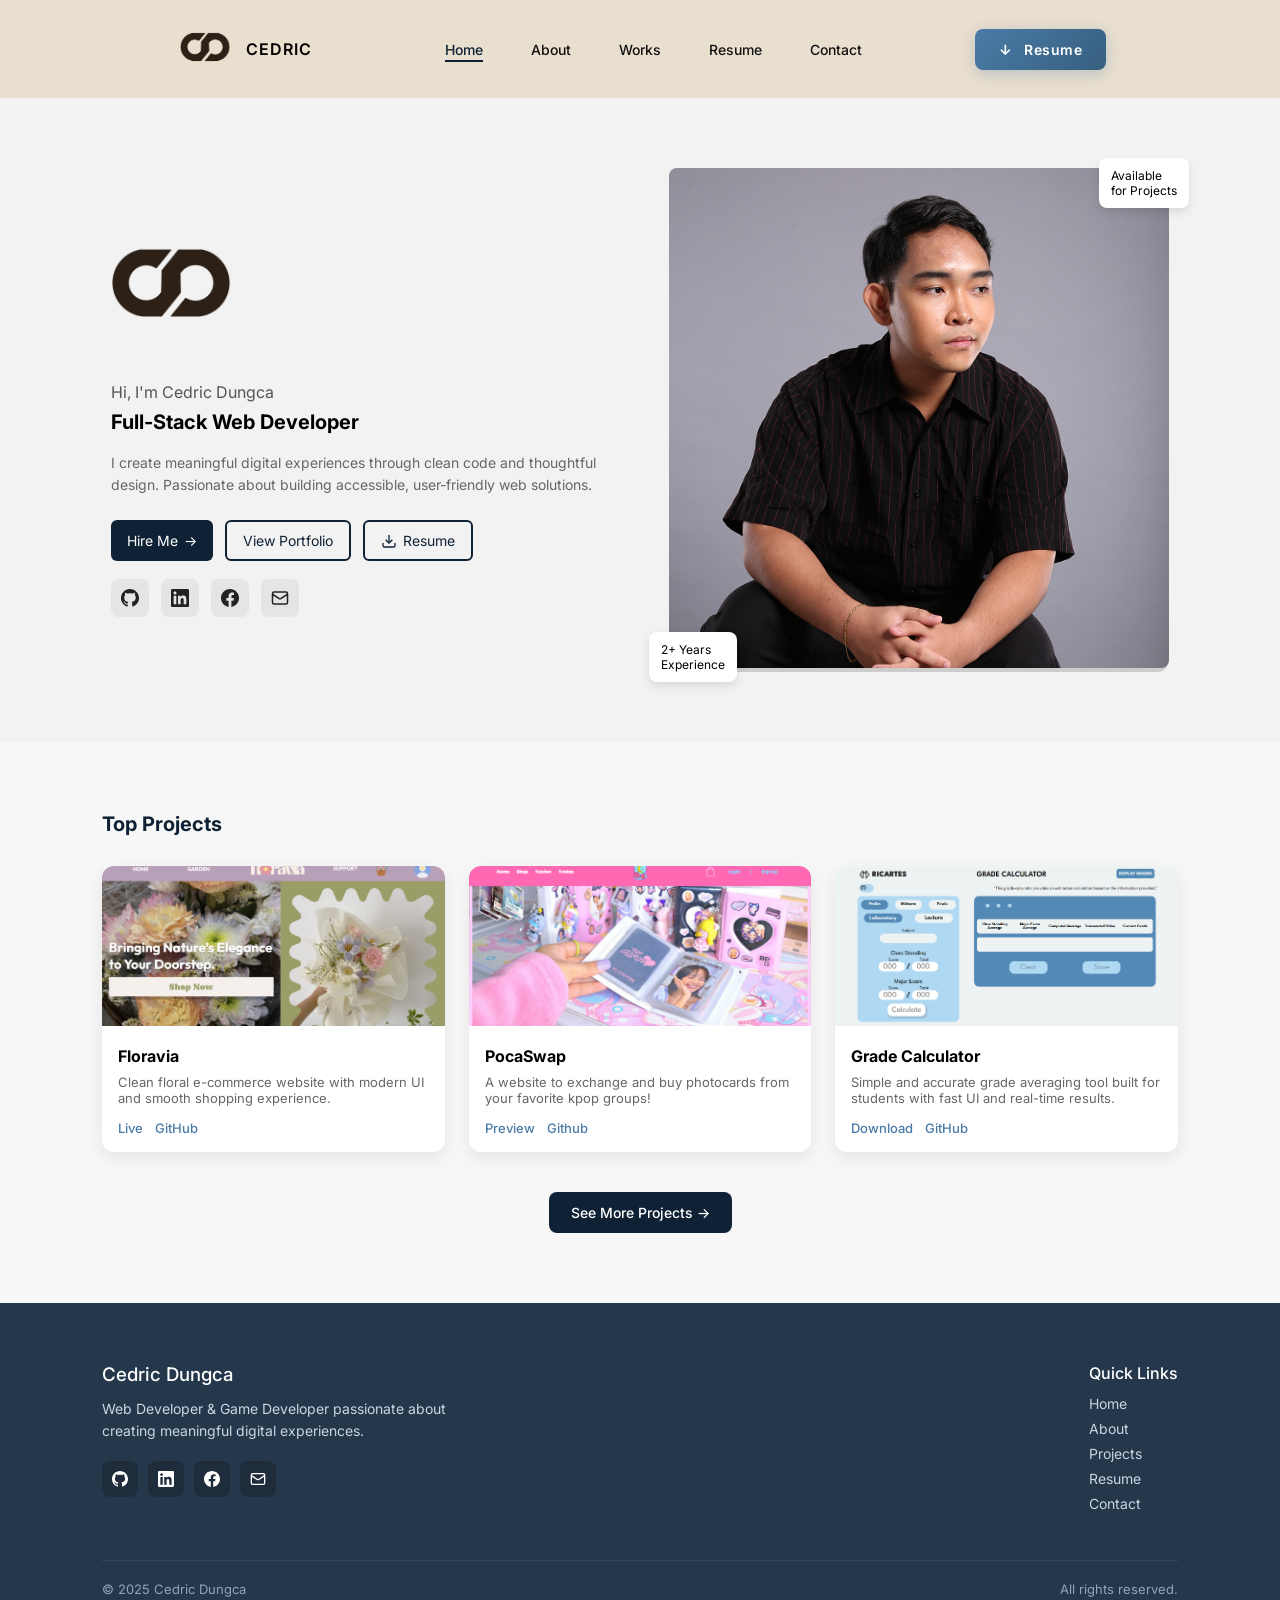
<file: index.html>
<!DOCTYPE html>
<html lang="en">
<head>
<meta charset="UTF-8">
<meta name="viewport" content="width=device-width, initial-scale=1.0">
<title>Cedric | Portfolio</title>
<link rel="icon" href="images/logo.png" type="image/png">
<link rel="stylesheet" href="css/home.css">

<!-- Fonts -->
<link href="https://fonts.googleapis.com/css2?family=Inter:wght@300;400;500;600&display=swap" rel="stylesheet">
</head>
<body>

<!-- NAVBAR -->
<header class="navbar">
<div class="logo">
    <a href="index.html">
    <span class="symbol"><img src="images/logo.png" alt="Cedric Logo" height="50" width="50"></span>
    <span class="name">CEDRIC</span>
    </a>
</div>

<nav class="nav-links" id="navLinks">
    <a href="index.html">Home</a>
    <a href="about.html">About</a>
    <a href="projects.html">Works</a>
    <a href="resume.html">Resume</a>
    <a href="contact.html">Contact</a>
    <a href="resources/Resume - Dungca.pdf" download class="mobile-resume">
        ↓ Download Resume
    </a>
</nav>

<a href="resources/Resume - Dungca.pdf" download class="download-resume">Resume</a>

<!-- Hamburger -->
<div class="hamburger" id="hamburger">
    <span></span>
    <span></span>
    <span></span>
</div>
</header>

<!-- HERO -->
<section class="hero">

<!-- LEFT -->
<div class="hero-left">
    <div class="big-logo"><img src="images/logo.png" alt="Cedric Logo" width="120" height="120"></div>

    <p class="greeting">Hi, I'm Cedric Dungca</p>
    <h2>Full-Stack Web Developer </h2>

    <p class="desc">
    I create meaningful digital experiences through clean code and
    thoughtful design. Passionate about building accessible,
    user-friendly web solutions.
    </p>

    <div class="buttons">
    <button class="primary"><a href="contact.html">Hire Me <span class="arrow">→</span></a></button>
    <button class="secondary"><a href="projects.html">View Portfolio</a></button>
    <button class="secondary" id="resumeBtn">
        <svg width="16" height="16" viewBox="0 0 24 24" fill="none" stroke="currentColor" stroke-width="2" style="display: inline; margin-right: 6px; vertical-align: middle;">
            <path d="M21 15v4a2 2 0 0 1-2 2H5a2 2 0 0 1-2-2v-4"/>
            <polyline points="7 10 12 15 17 10"/>
            <line x1="12" y1="15" x2="12" y2="3"/>
        </svg>
        Resume
    </button>
    </div>

    <div class="socials">
    <a href="https://github.com/Ricartes18" target="_blank">
        <svg width="20" height="20" viewBox="0 0 24 24" fill="currentColor">
            <path d="M12 0c-6.626 0-12 5.373-12 12 0 5.302 3.438 9.8 8.207 11.387.599.111.793-.261.793-.577v-2.234c-3.338.726-4.033-1.416-4.033-1.416-.546-1.387-1.333-1.756-1.333-1.756-1.089-.745.083-.729.083-.729 1.205.084 1.839 1.237 1.839 1.237 1.07 1.834 2.807 1.304 3.492.997.107-.775.418-1.305.762-1.604-2.665-.305-5.467-1.334-5.467-5.931 0-1.311.469-2.381 1.236-3.221-.124-.303-.535-1.524.117-3.176 0 0 1.008-.322 3.301 1.23.957-.266 1.983-.399 3.003-.404 1.02.005 2.047.138 3.006.404 2.291-1.552 3.297-1.23 3.297-1.23.653 1.653.242 2.874.118 3.176.77.84 1.235 1.911 1.235 3.221 0 4.609-2.807 5.624-5.479 5.921.43.372.823 1.102.823 2.222v 3.293c0 .319.192.694.801.576 4.765-1.589 8.199-6.086 8.199-11.386 0-6.627-5.373-12-12-12z"/>
        </svg>
    </a>
    <a href="https://linkedin.com/in/Cedric-luis" target="_blank">
        <svg width="20" height="20" viewBox="0 0 24 24" fill="currentColor">
            <path d="M20.447 20.452h-3.554v-5.569c0-1.328-.027-3.037-1.852-3.037-1.853 0-2.136 1.445-2.136 2.939v5.667H9.351V9h3.414v1.561h.046c.477-.9 1.637-1.85 3.37-1.85 3.601 0 4.267 2.37 4.267 5.455v6.286zM5.337 7.433c-1.144 0-2.063-.926-2.063-2.065 0-1.138.92-2.063 2.063-2.063 1.14 0 2.064.925 2.064 2.063 0 1.139-.925 2.065-2.064 2.065zm1.782 13.019H3.555V9h3.564v11.452zM22.225 0H1.771C.792 0 0 .774 0 1.729v20.542C0 23.227.792 24 1.771 24h20.451C23.2 24 24 23.227 24 22.271V1.729C24 .774 23.2 0 22.225 0z"/>
        </svg>
    </a>
    <a href="https://facebook.com/cedieluis" target="_blank">
        <svg width="20" height="20" viewBox="0 0 24 24" fill="currentColor">
            <path d="M24 12.073c0-6.627-5.373-12-12-12s-12 5.373-12 12c0 5.99 4.388 10.954 10.125 11.854v-8.385H7.078v-3.47h3.047V9.43c0-3.007 1.792-4.669 4.533-4.669 1.312 0 2.686.235 2.686.235v2.953H15.83c-1.491 0-1.956.925-1.956 1.874v2.25h3.328l-.532 3.47h-2.796v8.385C19.612 23.027 24 18.062 24 12.073z"/>
        </svg>
    </a>
    <a href="mailto:cedricluis18@gmail.com">
        <svg width="20" height="20" viewBox="0 0 24 24" fill="none" stroke="currentColor" stroke-width="2">
            <rect x="2" y="4" width="20" height="16" rx="2"/>
            <path d="m22 7-8.97 5.7a1.94 1.94 0 0 1-2.06 0L2 7"/>
        </svg>
    </a>
    </div>
</div>

<!-- RIGHT -->
<div class="hero-right">
    <div class="profile-card">
    <img src="images/profile.png" alt="Profile">

    <div class="badge top">Available<br>for Projects</div>
    <div class="badge bottom">2+ Years<br>Experience</div>
    </div>
</div>

</section>

<!-- TOP PROJECTS -->
<section class="projects-showcase">

<div class="projects-container">

<h3 class="section-title">Top Projects</h3>

<div class="projects-grid">

<!-- PROJECT 1 -->
<div class="project-card">
    <img src="images/floravia.png" alt="Floravia">
    <div class="project-content">
        <h4>Floravia</h4>
        <p>Clean floral e-commerce website with modern UI and smooth shopping experience.</p>
        <div class="project-links">
            <a href="https://6-wcserver-wd-301-floravia-3gl1.vercel.app">Live</a>
            <a href="https://github.com/seowfie/6WCSERVER-WD-301-FLORAVIA.git">GitHub</a>
        </div>
    </div>
</div>

<!-- PROJECT 2 -->
<div class="project-card">
    <img src="images/pocaswap.png" alt="PocaSwap">
    <div class="project-content">
        <h4>PocaSwap</h4>
        <p>A website to exchange and buy photocards from your favorite kpop groups!</p>
        <div class="project-links">
            <a href="https://pocaswap.onlinewebshop.net/" target="_blank">Preview</a>
            <a href="https://github.com/Ricartes18/Trade_E-commerce.git" target="_blank">Github</a>
        </div>
    </div>
</div>

<!-- PROJECT 3 -->
<div class="project-card">
    <img src="images/gradecalc.png" alt="Grade Calculator">
    <div class="project-content">
        <h4>Grade Calculator</h4>
        <p>Simple and accurate grade averaging tool built for students with fast UI and real-time results.</p>
        <div class="project-links">
            <a href="resources/Grades.rar" download class="grades">Download</a>
            <a href="https://github.com/Ricartes18/Grade-Calculator.git" target="_blank">GitHub</a>
        </div>
    </div>
</div>

</div>
<div class="projects-more">
    <a href="projects.html" class="see-more-btn">
        See More Projects →
    </a>
</div>
</div>
</section>

<!-- FOOTER -->
<footer class="footer">
<div class="footer-top">

    <!-- LEFT SIDE -->
    <div class="footer-left">
    <h3>Cedric Dungca</h3>
    <p>
        Web Developer & Game Developer passionate about creating meaningful digital experiences.
    </p>

    <div class="footer-socials">
        <a href="https://github.com/Ricartes18" target="_blank">
        <svg width="20" height="20" viewBox="0 0 24 24" fill="white">
            <path d="M12 0c-6.626 0-12 5.373-12 12 0 5.302 3.438 9.8 8.207 11.387.599.111.793-.261.793-.577v-2.234c-3.338.726-4.033-1.416-4.033-1.416-.546-1.387-1.333-1.756-1.333-1.756-1.089-.745.083-.729.083-.729 1.205.084 1.839 1.237 1.839 1.237 1.07 1.834 2.807 1.304 3.492.997.107-.775.418-1.305.762-1.604-2.665-.305-5.467-1.334-5.467-5.931 0-1.311.469-2.381 1.236-3.221-.124-.303-.535-1.524.117-3.176 0 0 1.008-.322 3.301 1.23.957-.266 1.983-.399 3.003-.404 1.02.005 2.047.138 3.006.404 2.291-1.552 3.297-1.23 3.297-1.23.653 1.653.242 2.874.118 3.176.77.84 1.235 1.911 1.235 3.221 0 4.609-2.807 5.624-5.479 5.921.43.372.823 1.102.823 2.222v 3.293c0 .319.192.694.801.576 4.765-1.589 8.199-6.086 8.199-11.386 0-6.627-5.373-12-12-12z"/>
        </svg>
    </a>
    <a href="https://linkedin.com/in/Cedric-luis" target="_blank">
        <svg width="20" height="20" viewBox="0 0 24 24" fill="white">
            <path d="M20.447 20.452h-3.554v-5.569c0-1.328-.027-3.037-1.852-3.037-1.853 0-2.136 1.445-2.136 2.939v5.667H9.351V9h3.414v1.561h.046c.477-.9 1.637-1.85 3.37-1.85 3.601 0 4.267 2.37 4.267 5.455v6.286zM5.337 7.433c-1.144 0-2.063-.926-2.063-2.065 0-1.138.92-2.063 2.063-2.063 1.14 0 2.064.925 2.064 2.063 0 1.139-.925 2.065-2.064 2.065zm1.782 13.019H3.555V9h3.564v11.452zM22.225 0H1.771C.792 0 0 .774 0 1.729v20.542C0 23.227.792 24 1.771 24h20.451C23.2 24 24 23.227 24 22.271V1.729C24 .774 23.2 0 22.225 0z"/>
        </svg>
    </a>
    <a href="https://facebook.com/cedieluis" target="_blank">
        <svg width="20" height="20" viewBox="0 0 24 24" fill="white">
            <path d="M24 12.073c0-6.627-5.373-12-12-12s-12 5.373-12 12c0 5.99 4.388 10.954 10.125 11.854v-8.385H7.078v-3.47h3.047V9.43c0-3.007 1.792-4.669 4.533-4.669 1.312 0 2.686.235 2.686.235v2.953H15.83c-1.491 0-1.956.925-1.956 1.874v2.25h3.328l-.532 3.47h-2.796v8.385C19.612 23.027 24 18.062 24 12.073z"/>
        </svg>
    </a>
    <a href="mailto:cedricluis18@gmail.com">
        <svg width="20" height="20" viewBox="0 0 24 24" fill="none" stroke="white" stroke-width="2">
            <rect x="2" y="4" width="20" height="16" rx="2"/>
            <path d="m22 7-8.97 5.7a1.94 1.94 0 0 1-2.06 0L2 7"/>
        </svg>
    </a>
    </div>
    </div>

    <!-- RIGHT SIDE -->
    <div class="footer-links">
    <h4>Quick Links</h4>
    <a href="index.html">Home</a>
    <a href="about.html">About</a>
    <a href="projects.html">Projects</a>
    <a href="resume.html">Resume</a>
    <a href="contact.html">Contact</a>
    </div>

</div>

<!-- DIVIDER -->
<div class="footer-divider"></div>

<!-- BOTTOM -->
<div class="footer-bottom">
    <span>© 2025 Cedric Dungca</span>
    <span>All rights reserved.</span>
</div>
</footer>

<script src="script.js"></script>

</body>
</html>
</file>
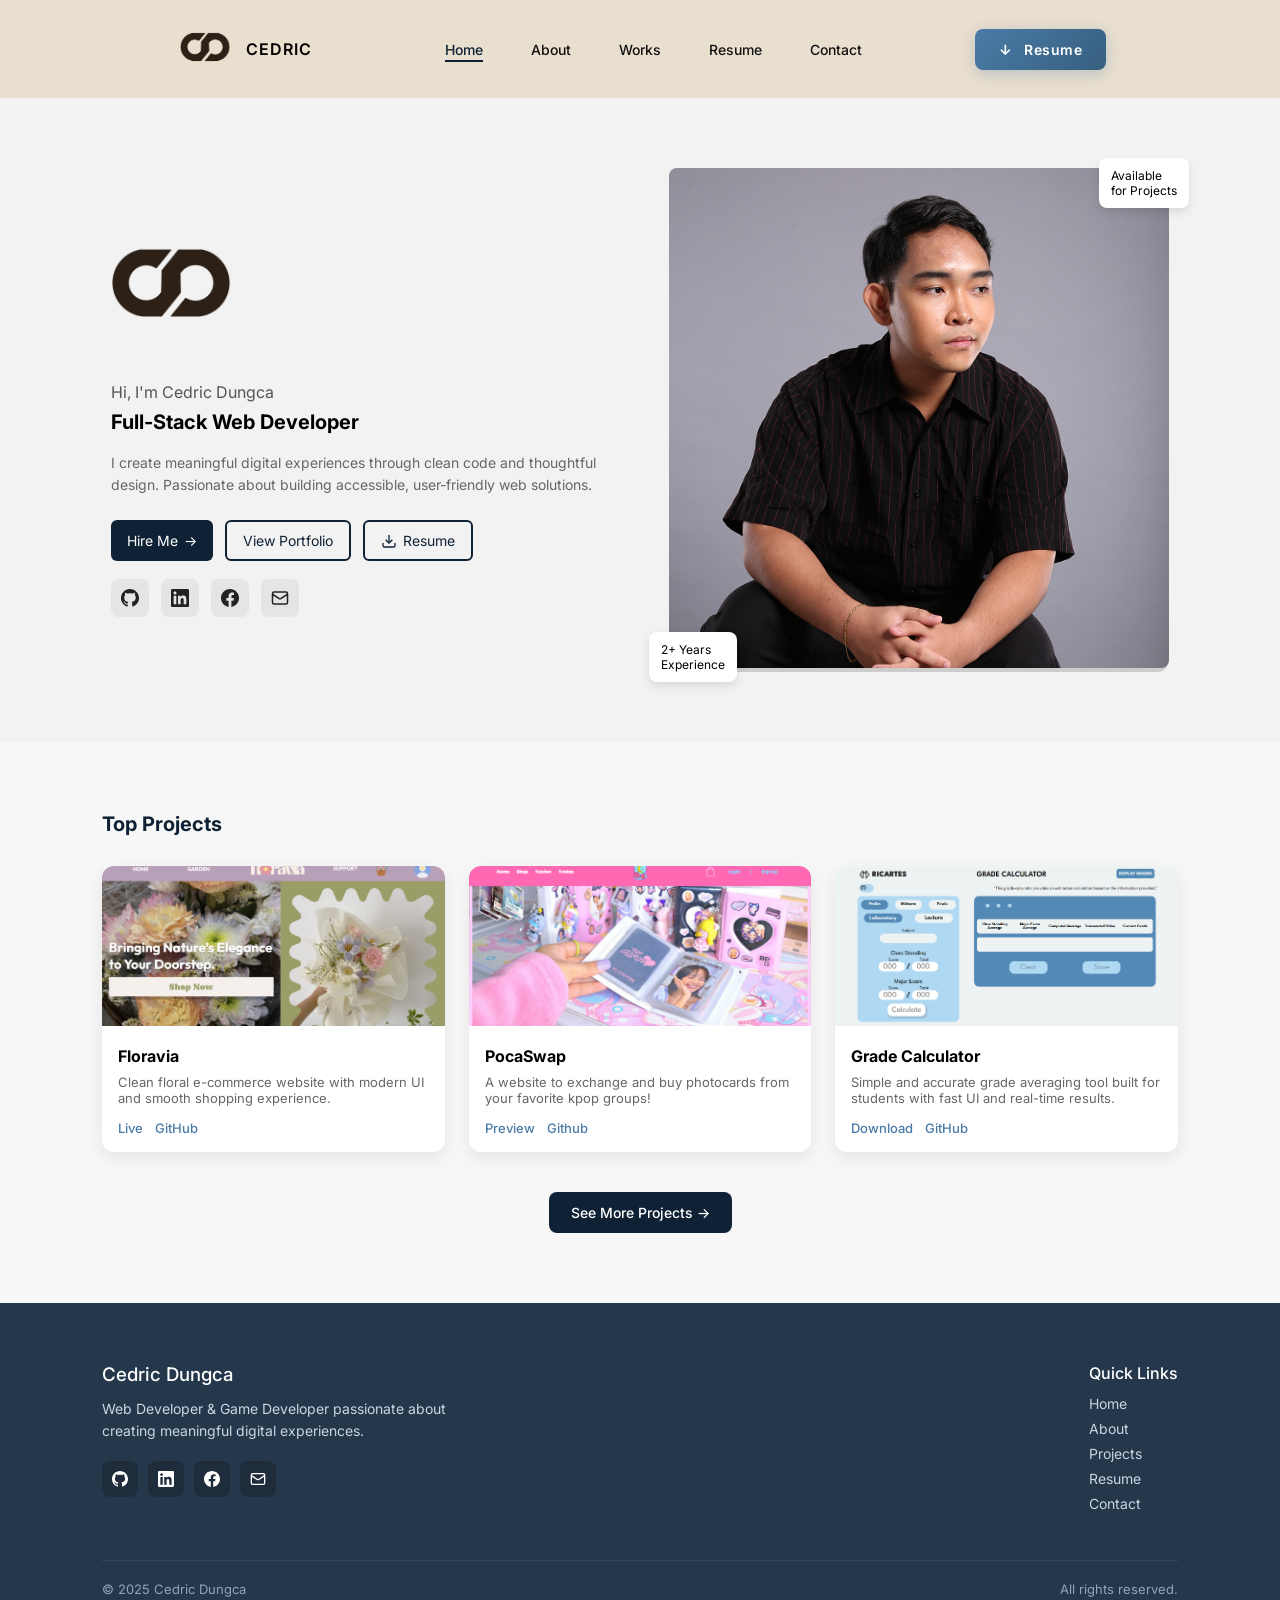
<file: home.html>
<!DOCTYPE html>
<html lang="en">
<head>
<meta charset="UTF-8">
<meta name="viewport" content="width=device-width, initial-scale=1.0">
<title>Cedric | Portfolio</title>
<link rel="icon" href="images/logo.png" type="image/png">
<link rel="stylesheet" href="css/home.css">

<!-- Fonts -->
<link href="https://fonts.googleapis.com/css2?family=Inter:wght@300;400;500;600&display=swap" rel="stylesheet">
</head>
<body>

<!-- NAVBAR -->
<header class="navbar">
<div class="logo">
    <a href="home.html">
    <span class="symbol"><img src="images/logo.png" alt="Cedric Logo" height="50" width="50"></span>
    <span class="name">CEDRIC</span>
    </a>
</div>

<nav class="nav-links" id="navLinks">
    <a href="home.html">Home</a>
    <a href="about.html">About</a>
    <a href="projects.html">Works</a>
    <a href="resume.html">Resume</a>
    <a href="contact.html">Contact</a>
    <a href="resources/Resume - Dungca.pdf" download class="mobile-resume">
        ↓ Download Resume
    </a>
</nav>

<a href="resources/Resume - Dungca.pdf" download class="download-resume">Resume</a>

<!-- Hamburger -->
<div class="hamburger" id="hamburger">
    <span></span>
    <span></span>
    <span></span>
</div>
</header>

<!-- HERO -->
<section class="hero">

<!-- LEFT -->
<div class="hero-left">
    <div class="big-logo"><img src="images/logo.png" alt="Cedric Logo" width="120" height="120"></div>

    <p class="greeting">Hi, I'm Cedric Dungca</p>
    <h2>Full-Stack Web Developer </h2>

    <p class="desc">
    I create meaningful digital experiences through clean code and
    thoughtful design. Passionate about building accessible,
    user-friendly web solutions.
    </p>

    <div class="buttons">
    <button class="primary"><a href="contact.html">Hire Me <span class="arrow">→</span></a></button>
    <button class="secondary"><a href="projects.html">View Portfolio</a></button>
    <button class="secondary" id="resumeBtn">
        <svg width="16" height="16" viewBox="0 0 24 24" fill="none" stroke="currentColor" stroke-width="2" style="display: inline; margin-right: 6px; vertical-align: middle;">
            <path d="M21 15v4a2 2 0 0 1-2 2H5a2 2 0 0 1-2-2v-4"/>
            <polyline points="7 10 12 15 17 10"/>
            <line x1="12" y1="15" x2="12" y2="3"/>
        </svg>
        Resume
    </button>
    </div>

    <div class="socials">
    <a href="https://github.com/Ricartes18" target="_blank">
        <svg width="20" height="20" viewBox="0 0 24 24" fill="currentColor">
            <path d="M12 0c-6.626 0-12 5.373-12 12 0 5.302 3.438 9.8 8.207 11.387.599.111.793-.261.793-.577v-2.234c-3.338.726-4.033-1.416-4.033-1.416-.546-1.387-1.333-1.756-1.333-1.756-1.089-.745.083-.729.083-.729 1.205.084 1.839 1.237 1.839 1.237 1.07 1.834 2.807 1.304 3.492.997.107-.775.418-1.305.762-1.604-2.665-.305-5.467-1.334-5.467-5.931 0-1.311.469-2.381 1.236-3.221-.124-.303-.535-1.524.117-3.176 0 0 1.008-.322 3.301 1.23.957-.266 1.983-.399 3.003-.404 1.02.005 2.047.138 3.006.404 2.291-1.552 3.297-1.23 3.297-1.23.653 1.653.242 2.874.118 3.176.77.84 1.235 1.911 1.235 3.221 0 4.609-2.807 5.624-5.479 5.921.43.372.823 1.102.823 2.222v 3.293c0 .319.192.694.801.576 4.765-1.589 8.199-6.086 8.199-11.386 0-6.627-5.373-12-12-12z"/>
        </svg>
    </a>
    <a href="https://linkedin.com/in/Cedric-luis" target="_blank">
        <svg width="20" height="20" viewBox="0 0 24 24" fill="currentColor">
            <path d="M20.447 20.452h-3.554v-5.569c0-1.328-.027-3.037-1.852-3.037-1.853 0-2.136 1.445-2.136 2.939v5.667H9.351V9h3.414v1.561h.046c.477-.9 1.637-1.85 3.37-1.85 3.601 0 4.267 2.37 4.267 5.455v6.286zM5.337 7.433c-1.144 0-2.063-.926-2.063-2.065 0-1.138.92-2.063 2.063-2.063 1.14 0 2.064.925 2.064 2.063 0 1.139-.925 2.065-2.064 2.065zm1.782 13.019H3.555V9h3.564v11.452zM22.225 0H1.771C.792 0 0 .774 0 1.729v20.542C0 23.227.792 24 1.771 24h20.451C23.2 24 24 23.227 24 22.271V1.729C24 .774 23.2 0 22.225 0z"/>
        </svg>
    </a>
    <a href="https://facebook.com/cedieluis" target="_blank">
        <svg width="20" height="20" viewBox="0 0 24 24" fill="currentColor">
            <path d="M24 12.073c0-6.627-5.373-12-12-12s-12 5.373-12 12c0 5.99 4.388 10.954 10.125 11.854v-8.385H7.078v-3.47h3.047V9.43c0-3.007 1.792-4.669 4.533-4.669 1.312 0 2.686.235 2.686.235v2.953H15.83c-1.491 0-1.956.925-1.956 1.874v2.25h3.328l-.532 3.47h-2.796v8.385C19.612 23.027 24 18.062 24 12.073z"/>
        </svg>
    </a>
    <a href="mailto:cedricluis18@gmail.com">
        <svg width="20" height="20" viewBox="0 0 24 24" fill="none" stroke="currentColor" stroke-width="2">
            <rect x="2" y="4" width="20" height="16" rx="2"/>
            <path d="m22 7-8.97 5.7a1.94 1.94 0 0 1-2.06 0L2 7"/>
        </svg>
    </a>
    </div>
</div>

<!-- RIGHT -->
<div class="hero-right">
    <div class="profile-card">
    <img src="images/profile.png" alt="Profile">

    <div class="badge top">Available<br>for Projects</div>
    <div class="badge bottom">2+ Years<br>Experience</div>
    </div>
</div>

</section>

<!-- TOP PROJECTS -->
<section class="projects-showcase">

<div class="projects-container">

<h3 class="section-title">Top Projects</h3>

<div class="projects-grid">

<!-- PROJECT 1 -->
<div class="project-card">
    <img src="images/floravia.png" alt="Floravia">
    <div class="project-content">
        <h4>Floravia</h4>
        <p>Clean floral e-commerce website with modern UI and smooth shopping experience.</p>
        <div class="project-links">
            <a href="https://6-wcserver-wd-301-floravia-3gl1.vercel.app">Live</a>
            <a href="https://github.com/seowfie/6WCSERVER-WD-301-FLORAVIA.git">GitHub</a>
        </div>
    </div>
</div>

<!-- PROJECT 2 -->
<div class="project-card">
    <img src="images/pocaswap.png" alt="PocaSwap">
    <div class="project-content">
        <h4>PocaSwap</h4>
        <p>A website to exchange and buy photocards from your favorite kpop groups!</p>
        <div class="project-links">
            <a href="https://pocaswap.onlinewebshop.net/" target="_blank">Preview</a>
            <a href="https://github.com/Ricartes18/Trade_E-commerce.git" target="_blank">Github</a>
        </div>
    </div>
</div>

<!-- PROJECT 3 -->
<div class="project-card">
    <img src="images/gradecalc.png" alt="Grade Calculator">
    <div class="project-content">
        <h4>Grade Calculator</h4>
        <p>Simple and accurate grade averaging tool built for students with fast UI and real-time results.</p>
        <div class="project-links">
            <a href="resources/Grades.rar" download class="grades">Download</a>
            <a href="https://github.com/Ricartes18/Grade-Calculator.git" target="_blank">GitHub</a>
        </div>
    </div>
</div>

</div>
<div class="projects-more">
    <a href="projects.html" class="see-more-btn">
        See More Projects →
    </a>
</div>
</div>
</section>

<!-- FOOTER -->
<footer class="footer">
<div class="footer-top">

    <!-- LEFT SIDE -->
    <div class="footer-left">
    <h3>Cedric Dungca</h3>
    <p>
        Web Developer & Game Developer passionate about creating meaningful digital experiences.
    </p>

    <div class="footer-socials">
        <a href="https://github.com/Ricartes18" target="_blank">
        <svg width="20" height="20" viewBox="0 0 24 24" fill="white">
            <path d="M12 0c-6.626 0-12 5.373-12 12 0 5.302 3.438 9.8 8.207 11.387.599.111.793-.261.793-.577v-2.234c-3.338.726-4.033-1.416-4.033-1.416-.546-1.387-1.333-1.756-1.333-1.756-1.089-.745.083-.729.083-.729 1.205.084 1.839 1.237 1.839 1.237 1.07 1.834 2.807 1.304 3.492.997.107-.775.418-1.305.762-1.604-2.665-.305-5.467-1.334-5.467-5.931 0-1.311.469-2.381 1.236-3.221-.124-.303-.535-1.524.117-3.176 0 0 1.008-.322 3.301 1.23.957-.266 1.983-.399 3.003-.404 1.02.005 2.047.138 3.006.404 2.291-1.552 3.297-1.23 3.297-1.23.653 1.653.242 2.874.118 3.176.77.84 1.235 1.911 1.235 3.221 0 4.609-2.807 5.624-5.479 5.921.43.372.823 1.102.823 2.222v 3.293c0 .319.192.694.801.576 4.765-1.589 8.199-6.086 8.199-11.386 0-6.627-5.373-12-12-12z"/>
        </svg>
    </a>
    <a href="https://linkedin.com/in/Cedric-luis" target="_blank">
        <svg width="20" height="20" viewBox="0 0 24 24" fill="white">
            <path d="M20.447 20.452h-3.554v-5.569c0-1.328-.027-3.037-1.852-3.037-1.853 0-2.136 1.445-2.136 2.939v5.667H9.351V9h3.414v1.561h.046c.477-.9 1.637-1.85 3.37-1.85 3.601 0 4.267 2.37 4.267 5.455v6.286zM5.337 7.433c-1.144 0-2.063-.926-2.063-2.065 0-1.138.92-2.063 2.063-2.063 1.14 0 2.064.925 2.064 2.063 0 1.139-.925 2.065-2.064 2.065zm1.782 13.019H3.555V9h3.564v11.452zM22.225 0H1.771C.792 0 0 .774 0 1.729v20.542C0 23.227.792 24 1.771 24h20.451C23.2 24 24 23.227 24 22.271V1.729C24 .774 23.2 0 22.225 0z"/>
        </svg>
    </a>
    <a href="https://facebook.com/cedieluis" target="_blank">
        <svg width="20" height="20" viewBox="0 0 24 24" fill="white">
            <path d="M24 12.073c0-6.627-5.373-12-12-12s-12 5.373-12 12c0 5.99 4.388 10.954 10.125 11.854v-8.385H7.078v-3.47h3.047V9.43c0-3.007 1.792-4.669 4.533-4.669 1.312 0 2.686.235 2.686.235v2.953H15.83c-1.491 0-1.956.925-1.956 1.874v2.25h3.328l-.532 3.47h-2.796v8.385C19.612 23.027 24 18.062 24 12.073z"/>
        </svg>
    </a>
    <a href="mailto:cedricluis18@gmail.com">
        <svg width="20" height="20" viewBox="0 0 24 24" fill="none" stroke="white" stroke-width="2">
            <rect x="2" y="4" width="20" height="16" rx="2"/>
            <path d="m22 7-8.97 5.7a1.94 1.94 0 0 1-2.06 0L2 7"/>
        </svg>
    </a>
    </div>
    </div>

    <!-- RIGHT SIDE -->
    <div class="footer-links">
    <h4>Quick Links</h4>
    <a href="home.html">Home</a>
    <a href="about.html">About</a>
    <a href="projects.html">Projects</a>
    <a href="resume.html">Resume</a>
    <a href="contact.html">Contact</a>
    </div>

</div>

<!-- DIVIDER -->
<div class="footer-divider"></div>

<!-- BOTTOM -->
<div class="footer-bottom">
    <span>© 2025 Cedric Dungca</span>
    <span>All rights reserved.</span>
</div>
</footer>

<script src="script.js"></script>

</body>
</html>
</file>
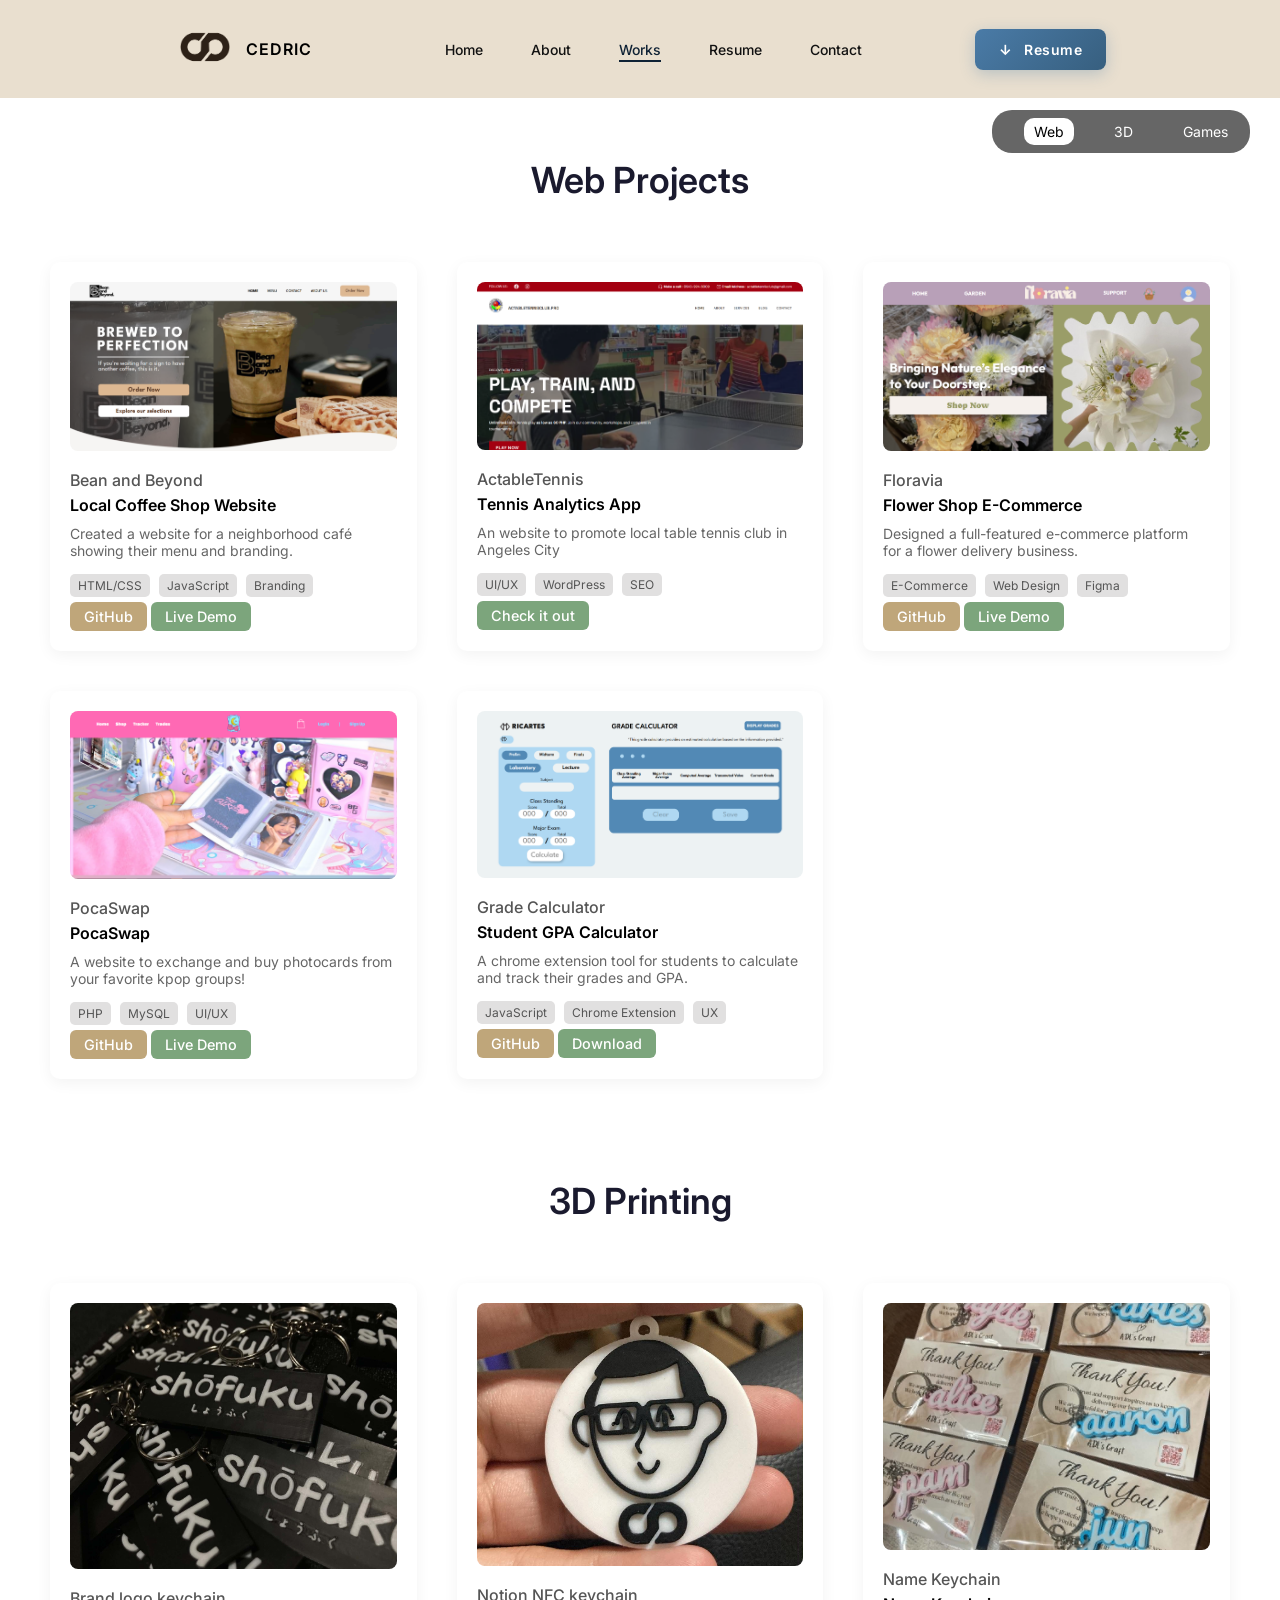
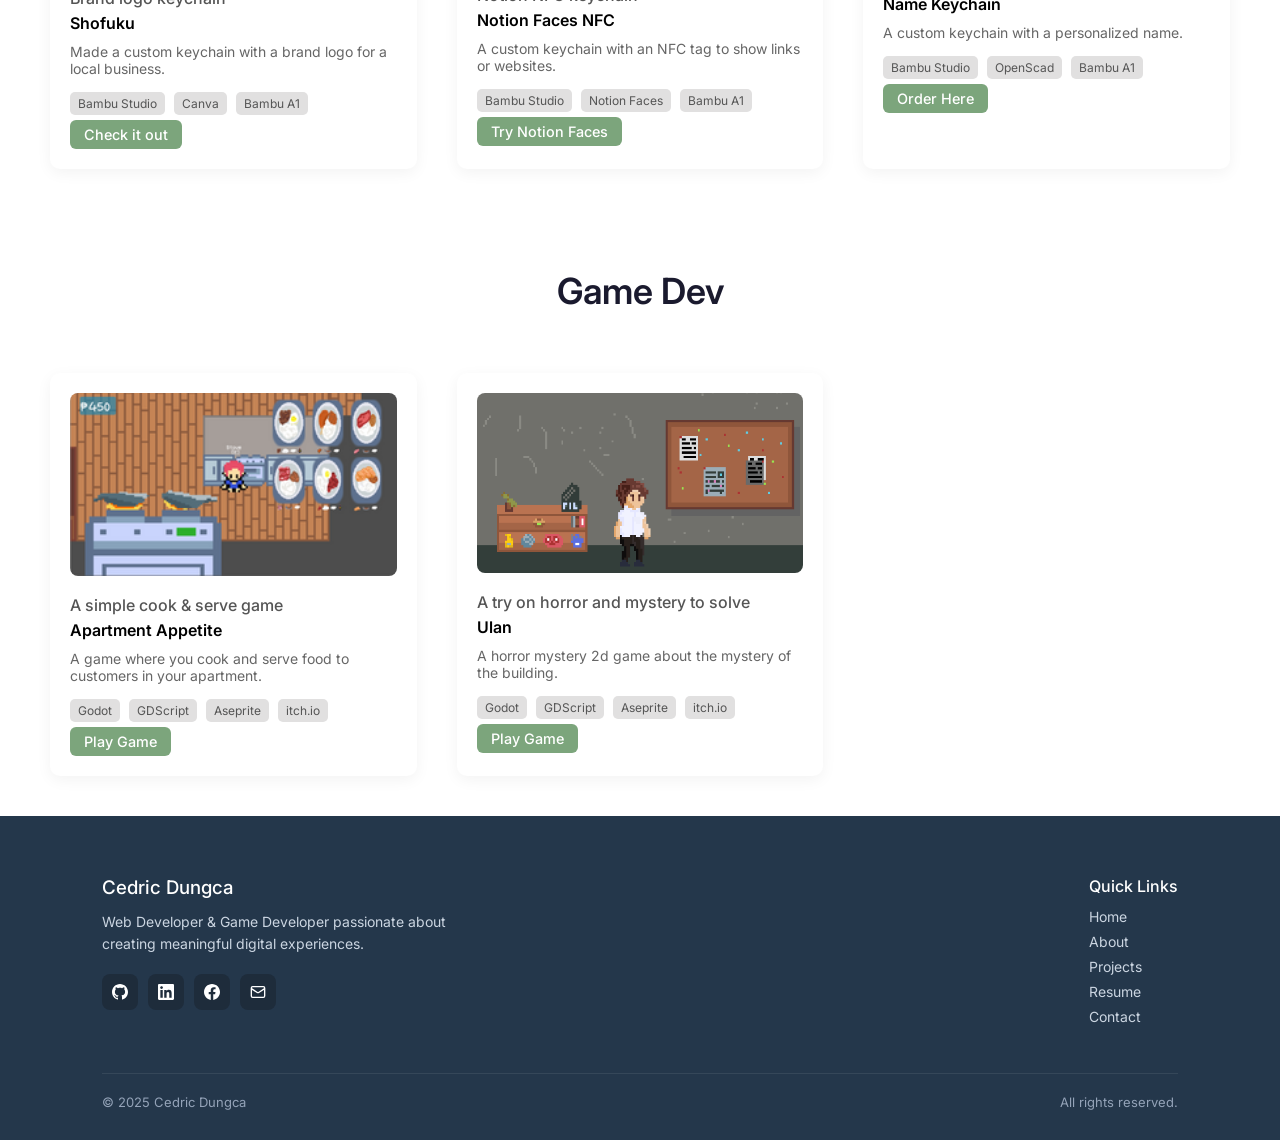
<file: projects.html>
<!DOCTYPE html>
<html lang="en">
<head>
<meta charset="UTF-8">
<meta name="viewport" content="width=device-width, initial-scale=1.0">
<title>Projects | Cedric's Portfolio</title>
<link rel="icon" href="images/logo.png" type="image/png">

<link rel="stylesheet" href="css/projects.css">

<!-- Fonts -->
<link href="https://fonts.googleapis.com/css2?family=Inter:wght@300;400;500;600&display=swap" rel="stylesheet">
</head>
<body>

<!-- NAVBAR -->
<header class="navbar">
<div class="logo">
    <a href="index.html">
    <span class="symbol"><img src="images/logo.png" alt="Cedric Logo" height="50" width="50"></span>
    <span class="name">CEDRIC</span>
    </a>
</div>

<nav class="nav-links" id="navLinks">
    <a href="index.html">Home</a>
    <a href="about.html">About</a>
    <a href="projects.html">Works</a>
    <a href="resume.html">Resume</a>
    <a href="contact.html">Contact</a>
    <a href="resources/Resume - Dungca.pdf" download class="mobile-resume">
        ↓ Download Resume
    </a>
</nav>

<a href="resources/Resume - Dungca.pdf" download class="download-resume">Resume</a>

<!-- Hamburger -->
<div class="hamburger" id="hamburger">
    <span></span>
    <span></span>
    <span></span>
</div>
</header>
<nav class="top-nav">
    <a href="#web">Web</a>
    <a href="#print">3D</a>
    <a href="#games">Games</a>
    
</nav>
<!-- HERO -->
<section class="projects-hero" id="web">
    <h1>Web Projects</h1>
</section>

<!-- PROJECTS GRID -->
<section class="projects-grid" >
    <div class="project-card">
        <div class="project-image"><img src="images/bean-and-beyond.png" alt="Bean and Beyond"></div>
        <h4>Bean and Beyond</h4>
        <p class="project-title">Local Coffee Shop Website</p>
        <p class="project-desc">Created a website for a neighborhood café showing their menu and branding.</p>
        <div class="project-tags">
            <span>HTML/CSS</span>
            <span>JavaScript</span>
            <span>Branding</span>
        </div>
        <div class="project-links">
            <a href="https://github.com/Ricartes18/beanandbeyond" target="_blank">GitHub</a>
            <a href="https://ricartes18.github.io/beanandbeyond/" target="_blank">Live Demo</a>
        </div>
    </div>

    <div class="project-card">
        <div class="project-image"><img src="images/actabletennis.png" alt="ActableTennis"></div>
        <h4>ActableTennis</h4>
        <p class="project-title">Tennis Analytics App</p>
        <p class="project-desc">An website to promote local table tennis club in Angeles City</p>
        <div class="project-tags">
            <span>UI/UX</span>
            <span>WordPress</span>
            <span>SEO</span>
        </div>
        <div class="project-links">
            <a href="https://actabletennisclub.pro" target="_blank">Check it out</a>
        </div>
    </div>

    <div class="project-card">
        <div class="project-image"><img src="images/floravia.png" alt="Floravia"></div>
        <h4>Floravia</h4>
        <p class="project-title">Flower Shop E-Commerce</p>
        <p class="project-desc">Designed a full-featured e-commerce platform for a flower delivery business.</p>
        <div class="project-tags">
            <span>E-Commerce</span>
            <span>Web Design</span>
            <span>Figma</span>
        </div>
        <div class="project-links">
            <a href="https://github.com/Ricartes18/Trade_E-commerce.git" target="_blank">GitHub</a>
            <a href="https://pocaswap.onlinewebshop.net/" target="_blank">Live Demo</a>
        </div>
    </div>

    <div class="project-card">
        <div class="project-image"><img src="images/pocaswap.png" alt="PocaSwap"></div>
        <h4>PocaSwap</h4>
        <p class="project-title">PocaSwap</p>
        <p class="project-desc">A website to exchange and buy photocards from your favorite kpop groups!</p>
        <div class="project-tags">
            <span>PHP</span>
            <span>MySQL</span>
            <span>UI/UX</span>
        </div>
        <div class="project-links">
            <a href="https://github.com/Ricartes18/Trade_E-commerce.git" target="_blank">GitHub</a>
            <a href="https://pocaswap.onlinewebshop.net/" target="_blank">Live Demo</a>
        </div>
    </div>

    <div class="project-card">
        <div class="project-image"><img src="images/gradecalc.png" alt="Grade Calculator"></div>
        <h4>Grade Calculator</h4>
        <p class="project-title">Student GPA Calculator</p>
        <p class="project-desc">A chrome extension tool for students to calculate and track their grades and GPA.</p>
        <div class="project-tags">
            <span>JavaScript</span>
            <span>Chrome Extension</span>
            <span>UX</span>
        </div>
        <div class="project-links">
            <a href="https://github.com/Ricartes18/Grade-Calculator.git" target="_blank">GitHub</a>
            <a href="resources/Grades.rar" download class="grades">Download</a>
        </div>
    </div>
</section>

<section class="projects-hero" id="print">
    <h1>3D Printing</h1>
</section>

<section class="projects-grid">
    <div class="project-card">
        <div class="project-image"><img src="images/shofuku.jpg" alt="shofuku"></div>
        <h4>Brand logo keychain</h4>
        <p class="project-title">Shofuku</p>
        <p class="project-desc">Made a custom keychain with a brand logo for a local business.</p>
        <div class="project-tags">
            <span>Bambu Studio</span>
            <span>Canva</span>
            <span>Bambu A1</span>
        </div>
        <div class="project-links">
            <a href="https://www.facebook.com/shofukuph" target="_blank">Check it out</a>
        </div>
    </div>

    <div class="project-card">
        <div class="project-image"><img src="images/notion-nfc.jpg" alt="notion-nfc"></div>
        <h4>Notion NFC keychain</h4>
        <p class="project-title">Notion Faces NFC</p>
        <p class="project-desc">A custom keychain with an NFC tag to show links or websites.</p>
        <div class="project-tags">
            <span>Bambu Studio</span>
            <span>Notion Faces</span>
            <span>Bambu A1</span>
        </div>
        <div class="project-links">
            <a href="https://faces.notion.com/" target="_blank">Try Notion Faces</a>
        </div>
    </div>

    <div class="project-card">
        <div class="project-image"><img src="images/name keychain.jpg" alt="Name Keychain"></div>
        <h4>Name Keychain</h4>
        <p class="project-title">Name Keychain</p>
        <p class="project-desc">A custom keychain with a personalized name.</p>
        <div class="project-tags">
            <span>Bambu Studio</span>
            <span>OpenScad</span>
            <span>Bambu A1</span>
        </div>
        <div class="project-links">
            <a href="https://www.facebook.com/profile.php?id=100088090514838" target="_blank">Order Here</a>
        </div>
    </div>
</section>

<section class="projects-hero" id="games">
    <h1>Game Dev</h1>
</section>


<section class="projects-grid">
    <div class="project-card">
        <div class="project-image"><img src="images/apt-app.png" alt="Apartment Appetite"></div>
        <h4>A simple cook & serve game</h4>
        <p class="project-title">Apartment Appetite</p>
        <p class="project-desc">A game where you cook and serve food to customers in your apartment.</p>
        <div class="project-tags">
            <span>Godot</span>
            <span>GDScript</span>
            <span>Aseprite</span>
            <span>itch.io</span>
        </div>
        <div class="project-links">
            <a href="https://ricartes.itch.io/apartment-appetite" target="_blank">Play Game</a>
        </div>
    </div>

    <div class="project-card">
        <div class="project-image"><img src="images/ulan.png" alt="Ulan"></div>
        <h4>A try on horror and mystery to solve</h4>
        <p class="project-title">Ulan</p>
        <p class="project-desc">A horror mystery 2d game about the mystery of the building.</p>
        <div class="project-tags">
            <span>Godot</span>
            <span>GDScript</span>
            <span>Aseprite</span>
            <span>itch.io</span>
        </div>
        <div class="project-links">
            <a href="https://ricartes.itch.io/ulan" target="_blank">Play Game</a>
        </div>
    </div>
</section>



<!-- FOOTER -->
<footer class="footer">
<div class="footer-top">

    <!-- LEFT SIDE -->
    <div class="footer-left">
    <h3>Cedric Dungca</h3>
    <p>
        Web Developer & Game Developer passionate about creating meaningful digital experiences.
    </p>

    <div class="footer-socials">
        <a href="https://github.com/Ricartes18" target="_blank">
        <svg width="20" height="20" viewBox="0 0 24 24" fill="white">
            <path d="M12 0c-6.626 0-12 5.373-12 12 0 5.302 3.438 9.8 8.207 11.387.599.111.793-.261.793-.577v-2.234c-3.338.726-4.033-1.416-4.033-1.416-.546-1.387-1.333-1.756-1.333-1.756-1.089-.745.083-.729.083-.729 1.205.084 1.839 1.237 1.839 1.237 1.07 1.834 2.807 1.304 3.492.997.107-.775.418-1.305.762-1.604-2.665-.305-5.467-1.334-5.467-5.931 0-1.311.469-2.381 1.236-3.221-.124-.303-.535-1.524.117-3.176 0 0 1.008-.322 3.301 1.23.957-.266 1.983-.399 3.003-.404 1.02.005 2.047.138 3.006.404 2.291-1.552 3.297-1.23 3.297-1.23.653 1.653.242 2.874.118 3.176.77.84 1.235 1.911 1.235 3.221 0 4.609-2.807 5.624-5.479 5.921.43.372.823 1.102.823 2.222v 3.293c0 .319.192.694.801.576 4.765-1.589 8.199-6.086 8.199-11.386 0-6.627-5.373-12-12-12z"/>
        </svg>
    </a>
    <a href="https://linkedin.com/in/Cedric-luis" target="_blank">
        <svg width="20" height="20" viewBox="0 0 24 24" fill="white">
            <path d="M20.447 20.452h-3.554v-5.569c0-1.328-.027-3.037-1.852-3.037-1.853 0-2.136 1.445-2.136 2.939v5.667H9.351V9h3.414v1.561h.046c.477-.9 1.637-1.85 3.37-1.85 3.601 0 4.267 2.37 4.267 5.455v6.286zM5.337 7.433c-1.144 0-2.063-.926-2.063-2.065 0-1.138.92-2.063 2.063-2.063 1.14 0 2.064.925 2.064 2.063 0 1.139-.925 2.065-2.064 2.065zm1.782 13.019H3.555V9h3.564v11.452zM22.225 0H1.771C.792 0 0 .774 0 1.729v20.542C0 23.227.792 24 1.771 24h20.451C23.2 24 24 23.227 24 22.271V1.729C24 .774 23.2 0 22.225 0z"/>
        </svg>
    </a>
    <a href="https://facebook.com/cedieluis" target="_blank">
        <svg width="20" height="20" viewBox="0 0 24 24" fill="white">
            <path d="M24 12.073c0-6.627-5.373-12-12-12s-12 5.373-12 12c0 5.99 4.388 10.954 10.125 11.854v-8.385H7.078v-3.47h3.047V9.43c0-3.007 1.792-4.669 4.533-4.669 1.312 0 2.686.235 2.686.235v2.953H15.83c-1.491 0-1.956.925-1.956 1.874v2.25h3.328l-.532 3.47h-2.796v8.385C19.612 23.027 24 18.062 24 12.073z"/>
        </svg>
    </a>
    <a href="mailto:cedricluis18@gmail.com">
        <svg width="20" height="20" viewBox="0 0 24 24" fill="none" stroke="white" stroke-width="2">
            <rect x="2" y="4" width="20" height="16" rx="2"/>
            <path d="m22 7-8.97 5.7a1.94 1.94 0 0 1-2.06 0L2 7"/>
        </svg>
    </a>
    </div>
    </div>

    <!-- RIGHT SIDE -->
    <div class="footer-links">
    <h4>Quick Links</h4>
    <a href="index.html">Home</a>
    <a href="about.html">About</a>
    <a href="projects.html">Projects</a>
    <a href="resume.html">Resume</a>
    <a href="contact.html">Contact</a>
    </div>

</div>

<!-- DIVIDER -->
<div class="footer-divider"></div>

<!-- BOTTOM -->
<div class="footer-bottom">
    <span>© 2025 Cedric Dungca</span>
    <span>All rights reserved.</span>
</div>
</footer>

<script src="script.js"></script>

</body>
</html>
</file>
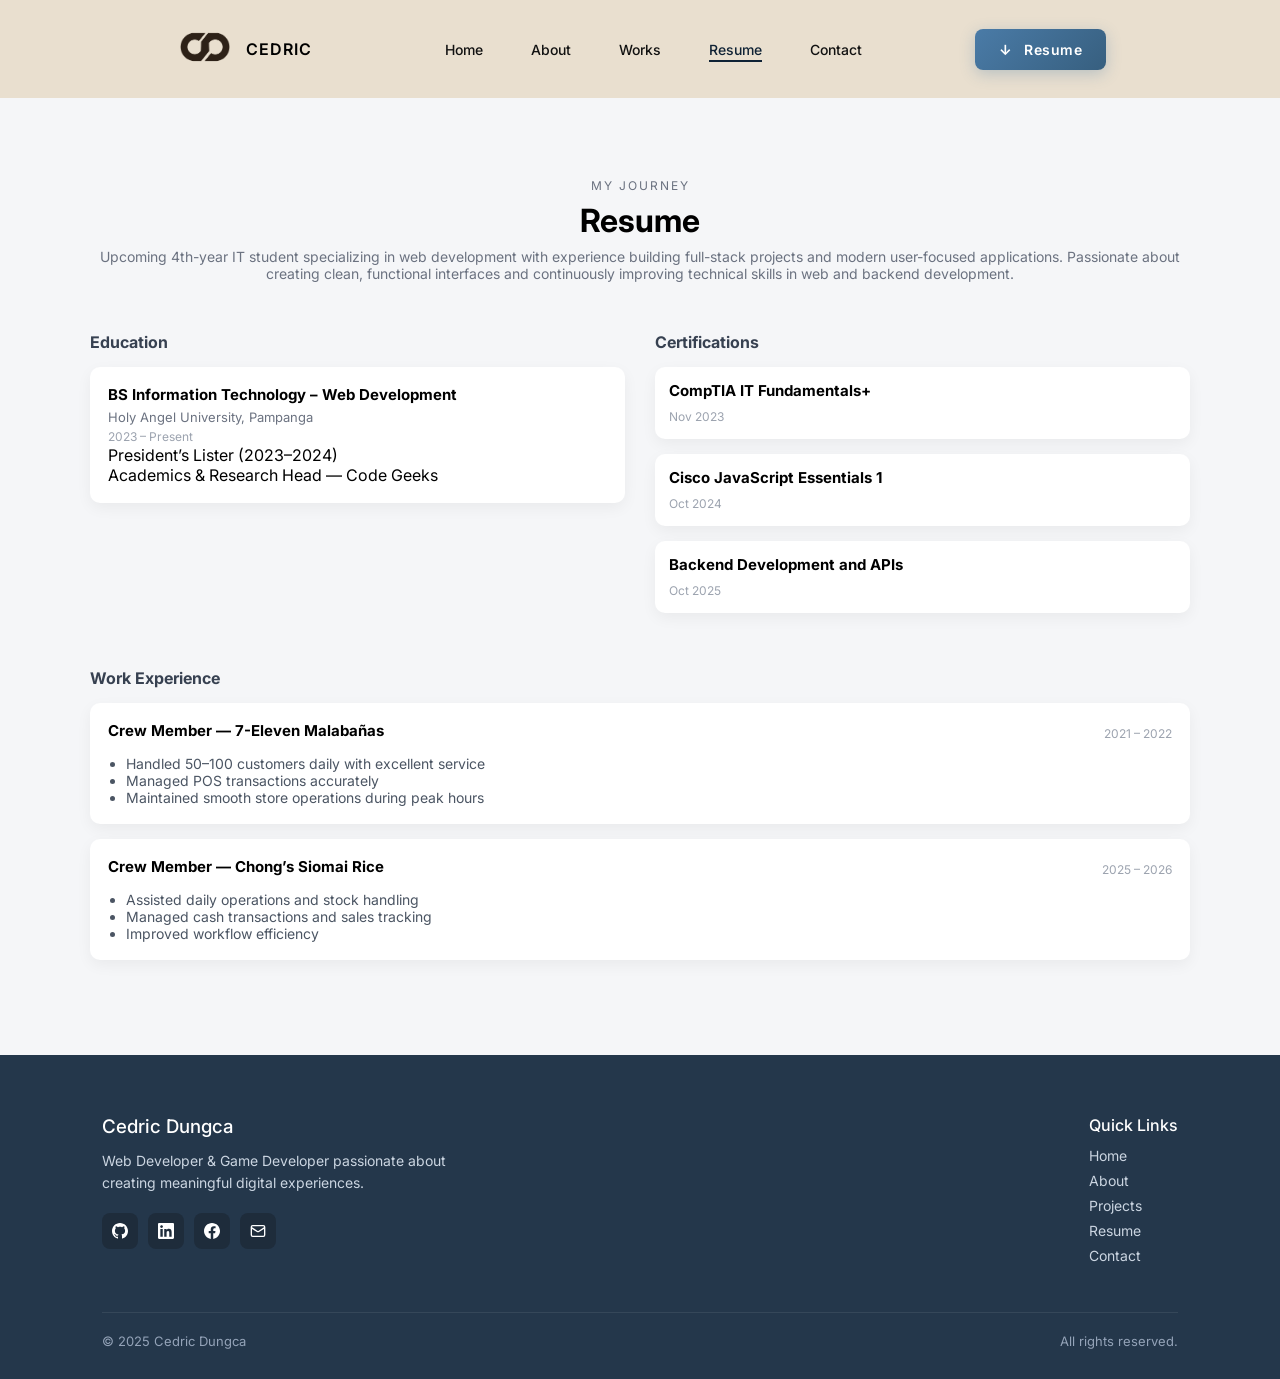
<file: resume.html>
<!DOCTYPE html>
<html lang="en">
<head>
<meta charset="UTF-8">
<meta name="viewport" content="width=device-width, initial-scale=1.0">
<title>Resume | Cedric's Portfolio</title>
<link rel="icon" href="images/logo.png" type="image/png">

<link rel="stylesheet" href="css/resume.css">

<!-- Fonts -->
<link href="https://fonts.googleapis.com/css2?family=Inter:wght@300;400;500;600&display=swap" rel="stylesheet">
</head>
<body>

<!-- NAVBAR -->
<header class="navbar">
<div class="logo">
    <a href="index.html">
    <span class="symbol"><img src="images/logo.png" alt="Cedric Logo" height="50" width="50"></span>
    <span class="name">CEDRIC</span>
    </a>
</div>

<nav class="nav-links" id="navLinks">
    <a href="index.html">Home</a>
    <a href="about.html">About</a>
    <a href="projects.html">Works</a>
    <a href="resume.html">Resume</a>
    <a href="contact.html">Contact</a>
    <a href="resources/Resume - Dungca.pdf" download class="mobile-resume">
        ↓ Download Resume
    </a>
</nav>

<a href="resources/Resume - Dungca.pdf" download class="download-resume">Resume</a>

<!-- Hamburger -->
<div class="hamburger" id="hamburger">
    <span></span>
    <span></span>
    <span></span>
</div>
</header>

<!-- MAIN CONTENT -->
<section class="resume">
<div class="resume-container">

    <!-- Header -->
    <div class="resume-header">
    <p class="resume-sub">MY JOURNEY</p>
    <h2>Resume</h2>
    <p class="resume-desc">
        Upcoming 4th-year IT student specializing in web development with
    experience building full-stack projects and modern user-focused applications.
    Passionate about creating clean, functional interfaces and continuously
    improving technical skills in web and backend development.
    </p>
    </div>

    <!-- Top Grid -->
    <div class="resume-grid">

    <!-- Education -->
    <div>
        <h3 class="section-title"> Education</h3>

        <div class="card">
        <h4>BS Information Technology – Web Development</h4>
        <p class="muted">Holy Angel University, Pampanga</p>
        <span class="date">2023 – Present</span>
        <p>President’s Lister (2023–2024)</p>
        <p>Academics & Research Head — Code Geeks</p>
        </div>
    </div>

    <!-- Certifications -->
    <div>
        <h3 class="section-title">Certifications</h3>

        <div class="card small">
        <h4>CompTIA IT Fundamentals+</h4>
        <span class="date">Nov 2023</span>
        </div>

        <div class="card small">
        <h4>Cisco JavaScript Essentials 1</h4>
        <span class="date">Oct 2024</span>
        </div>

        <div class="card small">
        <h4>Backend Development and APIs</h4>
        <span class="date">Oct 2025</span>
        </div>
    </div>
    </div>

    <!-- Work Experience -->
    <div class="work-section">
    <h3 class="section-title"> Work Experience</h3>

    <div class="card">
        <div class="card-header">
        <h4>Crew Member — 7-Eleven Malabañas</h4>
        <span class="date">2021 – 2022</span>
        </div>
        <ul>
        <li>Handled 50–100 customers daily with excellent service</li>
        <li>Managed POS transactions accurately</li>
        <li>Maintained smooth store operations during peak hours</li>
        </ul>
    </div>

    <div class="card">
        <div class="card-header">
        <h4>Crew Member — Chong’s Siomai Rice</h4>
        <span class="date">2025 – 2026</span>
        </div>
        <ul>
        <li>Assisted daily operations and stock handling</li>
        <li>Managed cash transactions and sales tracking</li>
        <li>Improved workflow efficiency</li>
        </ul>
    </div>
    </div>

</div>
</section>

<!-- FOOTER -->
<footer class="footer">
<div class="footer-top">

    <!-- LEFT SIDE -->
    <div class="footer-left">
    <h3>Cedric Dungca</h3>
    <p>
        Web Developer & Game Developer passionate about creating meaningful digital experiences.
    </p>

    <div class="footer-socials">
        <a href="https://github.com/Ricartes18" target="_blank">
        <svg width="20" height="20" viewBox="0 0 24 24" fill="white">
            <path d="M12 0c-6.626 0-12 5.373-12 12 0 5.302 3.438 9.8 8.207 11.387.599.111.793-.261.793-.577v-2.234c-3.338.726-4.033-1.416-4.033-1.416-.546-1.387-1.333-1.756-1.333-1.756-1.089-.745.083-.729.083-.729 1.205.084 1.839 1.237 1.839 1.237 1.07 1.834 2.807 1.304 3.492.997.107-.775.418-1.305.762-1.604-2.665-.305-5.467-1.334-5.467-5.931 0-1.311.469-2.381 1.236-3.221-.124-.303-.535-1.524.117-3.176 0 0 1.008-.322 3.301 1.23.957-.266 1.983-.399 3.003-.404 1.02.005 2.047.138 3.006.404 2.291-1.552 3.297-1.23 3.297-1.23.653 1.653.242 2.874.118 3.176.77.84 1.235 1.911 1.235 3.221 0 4.609-2.807 5.624-5.479 5.921.43.372.823 1.102.823 2.222v 3.293c0 .319.192.694.801.576 4.765-1.589 8.199-6.086 8.199-11.386 0-6.627-5.373-12-12-12z"/>
        </svg>
    </a>
    <a href="https://linkedin.com/in/Cedric-luis" target="_blank">
        <svg width="20" height="20" viewBox="0 0 24 24" fill="white">
            <path d="M20.447 20.452h-3.554v-5.569c0-1.328-.027-3.037-1.852-3.037-1.853 0-2.136 1.445-2.136 2.939v5.667H9.351V9h3.414v1.561h.046c.477-.9 1.637-1.85 3.37-1.85 3.601 0 4.267 2.37 4.267 5.455v6.286zM5.337 7.433c-1.144 0-2.063-.926-2.063-2.065 0-1.138.92-2.063 2.063-2.063 1.14 0 2.064.925 2.064 2.063 0 1.139-.925 2.065-2.064 2.065zm1.782 13.019H3.555V9h3.564v11.452zM22.225 0H1.771C.792 0 0 .774 0 1.729v20.542C0 23.227.792 24 1.771 24h20.451C23.2 24 24 23.227 24 22.271V1.729C24 .774 23.2 0 22.225 0z"/>
        </svg>
    </a>
    <a href="https://facebook.com/cedieluis" target="_blank">
        <svg width="20" height="20" viewBox="0 0 24 24" fill="white">
            <path d="M24 12.073c0-6.627-5.373-12-12-12s-12 5.373-12 12c0 5.99 4.388 10.954 10.125 11.854v-8.385H7.078v-3.47h3.047V9.43c0-3.007 1.792-4.669 4.533-4.669 1.312 0 2.686.235 2.686.235v2.953H15.83c-1.491 0-1.956.925-1.956 1.874v2.25h3.328l-.532 3.47h-2.796v8.385C19.612 23.027 24 18.062 24 12.073z"/>
        </svg>
    </a>
    <a href="mailto:cedricluis18@gmail.com">
        <svg width="20" height="20" viewBox="0 0 24 24" fill="none" stroke="white" stroke-width="2">
            <rect x="2" y="4" width="20" height="16" rx="2"/>
            <path d="m22 7-8.97 5.7a1.94 1.94 0 0 1-2.06 0L2 7"/>
        </svg>
    </a>
    </div>
    </div>

    <!-- RIGHT SIDE -->
    <div class="footer-links">
    <h4>Quick Links</h4>
    <a href="index.html">Home</a>
    <a href="about.html">About</a>
    <a href="projects.html">Projects</a>
    <a href="resume.html">Resume</a>
    <a href="contact.html">Contact</a>
    </div>

</div>

<!-- DIVIDER -->
<div class="footer-divider"></div>

<!-- BOTTOM -->
<div class="footer-bottom">
    <span>© 2025 Cedric Dungca</span>
    <span>All rights reserved.</span>
</div>
</footer>

<script src="script.js"></script>

</body>
</html>
</file>
<file: css/home.css>
:root {
    --container: 1200px;
    --side-padding: 24px;
}

/* CENTER CONTENT */
.hero,
.footer,
.navbar {
    padding-left: var(--side-padding);
    padding-right: var(--side-padding);
}

.hero > *,
.footer-top{
    max-width: var(--container);
    margin: auto;
}

* {
margin: 0;
padding: 0;
box-sizing: border-box;
font-family: 'Inter', sans-serif;
}

/* NAVBAR */
.navbar {
    position: sticky;
    top: 0;
    display: flex;
    justify-content: space-between;
    align-items: center;
    padding: 18px 24px;
    background: #e9dfcf;
    z-index: 1000;
}

/* NAV LINKS */
.nav-links {
    display: flex;
    gap: 28px;
    margin-left: 20px;
    margin-right: 20px;
}

.nav-links a {
    text-decoration: none;
    color: #111;
    font-size: 14px;
    font-weight: 500;
    position: relative;
    transition: color 0.3s ease;
}

.nav-links a::after {
    content: '';
    position: absolute;
    bottom: -4px;
    left: 0;
    width: 0;
    height: 2px;
    background: #0f2235;
    transition: width 0.3s ease;
}

.nav-links a:hover,
.nav-links a.active {
    color: #0f2235;
}

.nav-links a:hover::after,
.nav-links a.active::after {
    width: 100%;
}

.mobile-resume {
    display: none;
    background: linear-gradient(135deg, #4a7ba7, #375f7f);
    color: white !important;
    padding: 10px 18px;
    border-radius: 8px;
    font-weight: 600;
    margin-top: 10px;
}

/* DOWNLOAD RESUME BUTTON */
.download-resume {
    display: inline-flex;
    align-items: center;
    gap: 8px;
    background: linear-gradient(135deg, #4a7ba7 0%, #375f7f 100%);
    color: white;
    padding: 12px 24px;
    border-radius: 8px;
    text-decoration: none;
    font-size: 14px;
    font-weight: 600;
    letter-spacing: 0.5px;
    transition: all 0.3s cubic-bezier(0.34, 1.56, 0.64, 1);
    box-shadow: 0 4px 15px rgba(74, 123, 167, 0.3);
    position: relative;
    margin-right: 150px;
}

.download-resume::before {
    content: '↓';
    margin-right: 4px;
    font-weight: bold;
}

.download-resume:hover {
    background: linear-gradient(135deg, #375f7f 0%, #253d50 100%);
    transform: translateY(-3px);
    box-shadow: 0 8px 25px rgba(74, 123, 167, 0.4);
}

.download-resume:active {
    transform: translateY(-1px);
    box-shadow: 0 4px 15px rgba(74, 123, 167, 0.3);
}

/* HAMBURGER */
.hamburger {
    display: none;
    flex-direction: column;
    cursor: pointer;
    gap: 5px;
    z-index: 1001;
    position: relative;
}

.hamburger span {
    width: 24px;
    height: 2px;
    background: #111;
    transition: 0.3s ease;
}

.logo {
    display: flex;
    align-items: center;
    margin-left: 150px;
}

.logo a {
    display: flex;
    align-items: center;
    gap: 10px;
    text-decoration: none;
    color: inherit;
}

.symbol {
    font-weight: bold;
    padding: 4px 6px;
}

.name {
    font-weight: 600;
    letter-spacing: 1px;
}

nav a {
    margin-left: 20px;
    text-decoration: none;
    color: black;
    font-size: 14px;
}

/* HERO */
.hero {
    background: #f2f2f2;
    display: flex;
    justify-content: space-between;
    padding: 70px 8%;
    gap: 40px;
}

.hero-left {
    max-width: 500px;
}

.big-logo {
    font-size: 80px;
    font-weight: 800;
    margin-bottom: 20px;
}

.greeting {
    color: #555;
    margin-bottom: 8px;
}

.hero-left h2 {
    font-size: 20px;
    margin-bottom: 18px;
}

.desc {
    color: #666;
    font-size: 14px;
    line-height: 1.6;
    margin-bottom: 24px;
}

/* BUTTONS */
.buttons {
    display: flex;
    flex-wrap: wrap;
    gap: 12px;
    margin-top: 20px;
}

button a {
    color: inherit;
    text-decoration: none;
    display: inline-flex;
    align-items: center;
}

/* ALL BUTTONS */
.buttons button {
    font-family: inherit;
    font-size: 14px;
    padding: 10px 16px;
    border-radius: 6px;
    cursor: pointer;
    display: inline-flex;
    align-items: center;
    transition: all 0.25s ease;
}

.primary {
    background: #0f2235;
    color: white;
    border: none;
}

/* Arrow animation */
.primary .arrow {
    margin-left: 6px;
    display: inline-block;
    transition: transform 0.25s ease;
}

/* MOVE ARROW ON HOVER */
.primary:hover .arrow {
    transform: translateX(4px);   
}

.secondary {
    background: transparent;
    color: #0f2235;
    border: 2px solid #0f2235;
}

.secondary:hover {
    background: #0f2235;
    color: white;
}

/* SOCIALS */
.socials {
    display: flex;
    gap: 12px;
    margin-top: 18px;
}

.socials a {
    width: 38px;
    height: 38px;
    background: #e5e5e5;
    border-radius: 8px;
    display: flex;
    align-items: center;
    justify-content: center;
    color: #222;
    transition: all 0.25s ease;
}

/* SVG sizing */    
.socials svg {
    width: 18px;
    height: 18px;
}

/* HOVER EFFECT (matches modern portfolio look) */
.socials a:hover {
    background: #0f2235;
    color: white;
    transform: translateY(-2px);
}

/* RIGHT SIDE */
.hero-right {
    display: flex;
    align-items: center;
}

.profile-card {
    position: relative;
    background: #ccc;
    border-radius: 12px;
}

.profile-card img {
    width: 100%;
    max-width: 500px;
    height: auto;
    border-radius: 8px;
}

/* FLOATING BADGES */
.badge {
    position: absolute;
    background: white;
    padding: 10px 12px;
    border-radius: 8px;
    font-size: 12px;
    box-shadow: 0 4px 10px rgba(0,0,0,0.1);
    animation: float 3s ease-in-out infinite;
}

@keyframes float {
    0%, 100% {
        transform: translateY(0px);
    }
    50% {
        transform: translateY(-10px);
    }
}

.badge.top {
    top: -10px;
    right: -20px;
}

.badge.bottom {
    bottom: -10px;
    left: -20px;
}

/* PROJECTS SHOWCASE */
.projects-showcase {
    background: #f7f7f7;
    padding: 70px 8%;
}

.projects-container {
    max-width: var(--container);
    margin: auto;
}

.section-title {
    font-size: 20px;
    margin-bottom: 30px;
    color: #0f2235;
}

.projects-grid {
    display: grid;
    grid-template-columns: repeat(3, 1fr);
    gap: 24px;
}

/* CARD */
.project-card {
    background: white;
    border-radius: 12px;
    overflow: hidden;
    transition: 0.25s ease;
    box-shadow: 0 6px 18px rgba(0,0,0,0.08);
}

.project-card:hover {
    transform: translateY(-6px);
    box-shadow: 0 12px 28px rgba(0,0,0,0.12);
}

/* IMAGE */
.project-card img {
    width: 100%;
    height: 160px;
    object-fit: cover;
}

/* CONTENT */
.project-content {
    padding: 16px;
}

.project-content h4 {
    margin-bottom: 8px;
}

.project-content p {
    font-size: 13px;
    color: #666;
    margin-bottom: 14px;
}

/* LINKS */
.project-links {
    display: flex;
    gap: 12px;
}

.project-links a {
    font-size: 13px;
    text-decoration: none;
    font-weight: 500;
    color: #4a7ba7;
    transition: 0.2s;
}

.project-links a:hover {
    color: #0f2235;
}

/* SEE MORE BUTTON */
.projects-more {
    text-align: center;
    margin-top: 40px;
}

.see-more-btn {
    display: inline-block;
    padding: 12px 22px;
    border-radius: 8px;
    background: #0f2235;
    color: white;
    text-decoration: none;
    font-size: 14px;
    font-weight: 500;
    transition: 0.25s ease;
}

.see-more-btn:hover {
    background: #1c3550;
    transform: translateY(-2px);
}

/* FOOTER */
.footer {
    background: #24374b;
    color: #cbd5e1;
    padding: 60px 8% 30px;
}

.footer-top {
    display: flex;
    justify-content: space-between;
    gap: 60px;
    flex-wrap: wrap;
}

/* LEFT */
.footer-left h3 {
    color: white;
    font-weight: 500;
    margin-bottom: 12px;
}

.footer-left p {
    max-width: 380px;
    font-size: 14px;
    line-height: 1.6;
    margin-bottom: 18px;
}

/* SOCIAL ICONS */
.footer-socials {
    display: flex;
    gap: 10px;
}

.footer-socials a {
    width: 36px;
    height: 36px;
    background: #1e2c3b;
    border-radius: 8px;
    display: flex;
    align-items: center;
    justify-content: center;
    transition: 0.25s ease;
}

.footer-socials a:active {
    background: #0f2235;
}

.footer-socials svg {
    width: 16px;
    height: 16px;
}

.footer-socials a:hover {
    background: black;
    color: #24374b;
}

/* RIGHT LINKS */
.footer-links h4 {
    color: white;
    margin-bottom: 12px;
    font-weight: 500;
}

.footer-links a {
    display: block;
    text-decoration: none;
    color: #cbd5e1;
    font-size: 14px;
    margin-bottom: 8px;
    transition: 0.2s ease;
}

.footer-links a:hover {
    color: white;
}

/* DIVIDER */
.footer-divider {
    height: 1px;
    background: rgba(255,255,255,0.08);
    margin: 40px 0 20px;
}

/* BOTTOM ROW */
.footer-bottom {
    display: flex;
    justify-content: space-between;
    font-size: 13px;
    color: #94a3b8;
    flex-wrap: wrap;
}

@media (max-width: 900px) {
.hero {
    flex-direction: column;
    text-align: center;
}

.hero-left {
    max-width: 100%;
}

.hero-right {
    justify-content: center;
}

.big-logo img {
    width: 80px;
    height: 80px;
}

.buttons {
    justify-content: center;
}

.socials {
    justify-content: center;
}
}

@media (max-width: 768px) {
.logo {
    margin-left: 0;
}

.projects-grid {
    grid-template-columns: 1fr;
}

.footer-top {
    flex-direction: column;
    gap: 40px;
}

.footer-left p {
    max-width: 100%;
}

.footer-bottom {
    flex-direction: column;
    gap: 8px;
    text-align: center;
}
}

@media (max-width: 768px) {
.hamburger {
    display: flex;
}

.mobile-resume {
    display: inline-block;
}

.download-resume {
    display: none;
}

.nav-links {
    position: absolute;
    top: 100%;
    left: 12px;
    right: 12px;
    width: auto;
    background: #e9dfcf;
    flex-direction: column;
    align-items: center;
    padding: 20px 0;
    gap: 18px;
    z-index: 999;

    /* Hidden by default */
    opacity: 0;
    pointer-events: none;
    transform: translateY(-10px);
    transition: 0.3s ease;
}

.nav-links.active {
    opacity: 1;
    pointer-events: auto;
    transform: translateY(0);
}
}

/* Animate into X */
.hamburger.active span:nth-child(1) {
    transform: translateY(7px) rotate(45deg);
}

.hamburger.active span:nth-child(2) {
    opacity: 0;
}

.hamburger.active span:nth-child(3) {
    transform: translateY(-7px) rotate(-45deg);   
}
</file>
<file: css/projects.css>
:root {
    --container: 1200px;
    --side-padding: 24px;
}

/* CENTER CONTENT */
.hero,
.footer,
.navbar {
    padding-left: var(--side-padding);
    padding-right: var(--side-padding);
}

.hero > *,
.footer-top{
    max-width: var(--container);
    margin: auto;
}

* {
margin: 0;
padding: 0;
box-sizing: border-box;
font-family: 'Inter', sans-serif;
scroll-behavior: smooth;
}

/* NAVBAR */
.navbar {
    display: flex;
    justify-content: space-between;
    align-items: center;
    padding: 18px 24px;
    background: #e9dfcf;
    position: sticky;
    top: 0;
    z-index: 1000;
}

/* NAV LINKS */
.nav-links {
    display: flex;
    gap: 28px;
    margin-left: 20px;
    margin-right: 20px;
}

.nav-links a {
    text-decoration: none;
    color: #111;
    font-size: 14px;
    font-weight: 500;
    position: relative;
    transition: color 0.3s ease;
}

.nav-links a::after {
    content: '';
    position: absolute;
    bottom: -4px;
    left: 0;
    width: 0;
    height: 2px;
    background: #0f2235;
    transition: width 0.3s ease;
}

.nav-links a:hover,
.nav-links a.active {
    color: #0f2235;
}

.nav-links a:hover::after,
.nav-links a.active::after {
    width: 100%;
}

/* DOWNLOAD RESUME BUTTON */
.download-resume {
    display: inline-flex;
    align-items: center;
    gap: 8px;
    background: linear-gradient(135deg, #4a7ba7 0%, #375f7f 100%);
    color: white;
    padding: 12px 24px;
    border-radius: 8px;
    text-decoration: none;
    font-size: 14px;
    font-weight: 600;
    letter-spacing: 0.5px;
    transition: all 0.3s cubic-bezier(0.34, 1.56, 0.64, 1);
    box-shadow: 0 4px 15px rgba(74, 123, 167, 0.3);
    position: relative;
    margin-right: 150px;
}

.download-resume::before {
    content: '↓';
    margin-right: 4px;
    font-weight: bold;
}

.download-resume:hover {
    background: linear-gradient(135deg, #375f7f 0%, #253d50 100%);
    transform: translateY(-3px);
    box-shadow: 0 8px 25px rgba(74, 123, 167, 0.4);
}

.download-resume:active {
    transform: translateY(-1px);
    box-shadow: 0 4px 15px rgba(74, 123, 167, 0.3);
}

.mobile-resume {
    display: none;
    background: linear-gradient(135deg, #4a7ba7, #375f7f);
    color: white !important;
    padding: 10px 18px;
    border-radius: 8px;
    font-weight: 600;
    margin-top: 10px;
}

/* HAMBURGER */
.hamburger {
    display: none;
    flex-direction: column;
    cursor: pointer;
    gap: 5px;
    z-index: 1001;
    position: relative;
}

.hamburger span {
    width: 24px;
    height: 2px;
    background: #111;
    transition: 0.3s ease;
}


.logo {
    display: flex;
    align-items: center;
    margin-left: 150px;
}

.logo a {
    display: flex;
    align-items: center;
    gap: 10px;
    text-decoration: none;
    color: inherit;
}

.symbol {
    font-weight: bold;
    padding: 4px 6px;
}

.name {
    font-weight: 600;
    letter-spacing: 1px;
}

nav a {
    margin-left: 20px;
    text-decoration: none;
    color: black;
    font-size: 14px;
}

.top-nav {
    position: fixed;
    top: 110px;
    right: 30px;
    display: flex;
    gap: 10px;
    background: rgba(0,0,0,0.6);
    padding: 8px 12px;
    border-radius: 20px;
    backdrop-filter: blur(10px);
    z-index: 1000;
}

.top-nav a {
    color: #fff;
    text-decoration: none;
    font-size: 14px;
    padding: 5px 10px;
    border-radius: 10px;
    transition: 0.2s;
}

.top-nav a:hover {
    background: #fff;
    color: #000;
}

.top-nav a.active {
    background: #fff;
    color: #000;
}

/* HERO/CONTENT */
.projects-hero {
    text-align: center;
    padding: 60px 20px 20px;
}

.projects-hero h1 {
    font-size: 36px;
    font-weight: 600;
    color: #1a1a2e;
}

.projects-grid {
    display: grid;
    grid-template-columns: repeat(auto-fill, minmax(280px, 1fr));
    gap: 40px;
    padding: 40px 50px;
}

.project-card {
    background: white;
    border-radius: 10px;
    box-shadow: 0 4px 15px rgba(0,0,0,0.05);
    padding: 20px;
}

.project-card img {
    width: 100%;
    border-radius: 8px;
    background: #c5bfb2; /* placeholder gray */
}

.project-card h4 {
    margin: 15px 0 5px;
    font-size: 16px;
    font-weight: 500;
    color: #555;
}

.project-title {
    font-weight: 600;
    margin-bottom: 10px;
}

.project-desc {
    font-size: 14px;
    color: #666;
    margin-bottom: 15px;
}

.project-tags span {
    display: inline-block;
    background: #e1e0e0;
    color: #555;
    font-size: 12px;
    padding: 4px 8px;
    border-radius: 5px;
    margin-right: 5px;
    margin-bottom: 5px;
}

/* Project Links Buttons - Natural Palette */
.project-links a {
    display: inline-block;
    padding: 6px 14px;
    font-size: 0.9rem;
    font-weight: 500;
    text-decoration: none;
    color: #fff;
    background-color: #bfa67a; /* warm tan */
    border-radius: 6px;
    transition: all 0.3s ease;
}

.project-links a:hover {
    background-color: #a58c63; /* slightly darker on hover */
    transform: translateY(-2px);
}

/* Live Demo button - soft earthy green */
.project-links a:last-child {
    background-color: #7ca57c; /* muted green */
}

.project-links a:last-child:hover {
    background-color: #678a68;
}

/* FOOTER */
.footer {
    background: #24374b;
    color: #cbd5e1;
    padding: 60px 8% 30px;
}

.footer-top {
    display: flex;
    justify-content: space-between;
    gap: 60px;
    flex-wrap: wrap;
}

/* LEFT */
.footer-left h3 {
    color: white;
    font-weight: 500;
    margin-bottom: 12px;
}

.footer-left p {
    max-width: 380px;
    font-size: 14px;
    line-height: 1.6;
    margin-bottom: 18px;
}

/* SOCIAL ICONS */
.footer-socials {
    display: flex;
    gap: 10px;
}

.footer-socials a {
    width: 36px;
    height: 36px;
    background: #1e2c3b;
    border-radius: 8px;
    display: flex;
    align-items: center;
    justify-content: center;
    transition: 0.25s ease;
}

.footer-socials a:active {
    background: #0f2235;
}

.footer-socials svg {
    width: 16px;
    height: 16px;
}

.footer-socials a:hover {
    background: black;
    color: #24374b;
}

/* RIGHT LINKS */
.footer-links h4 {
    color: white;
    margin-bottom: 12px;
    font-weight: 500;
}

.footer-links a {
    display: block;
    text-decoration: none;
    color: #cbd5e1;
    font-size: 14px;
    margin-bottom: 8px;
    transition: 0.2s ease;
}

.footer-links a:hover {
    color: white;
}

/* DIVIDER */
.footer-divider {
    height: 1px;
    background: rgba(255,255,255,0.08);
    margin: 40px 0 20px;
}

/* BOTTOM ROW */
.footer-bottom {
    display: flex;
    justify-content: space-between;
    font-size: 13px;
    color: #94a3b8;
    flex-wrap: wrap;
}

@media (max-width: 900px) {
.hero {
    flex-direction: column;
    text-align: center;
    padding: 50px 8%;
}

.hero-left {
    max-width: 100%;
}
}

@media (max-width: 768px) {
.footer-top {
    flex-direction: column;
    gap: 40px;
}

.footer-left p {
    max-width: 100%;
}

.footer-bottom {
    flex-direction: column;
    gap: 8px;
    text-align: center;
}
}

@media (max-width: 768px) {
.logo {
    margin-left: 0;
}

.hamburger {
    display: flex;
}

.mobile-resume {
    display: inline-block;
}

.download-resume {
    display: none;
}

.nav-links {
    position: absolute;
    top: 100%;
    left: 12px;
    right: 12px;
    width: auto;
    background: #e9dfcf;
    flex-direction: column;
    align-items: center;
    padding: 20px 0;
    gap: 18px;
    z-index: 999;

    /* Hidden by default */
    opacity: 0;
    pointer-events: none;
    transform: translateY(-10px);
    transition: 0.3s ease;
}

.nav-links.active {
    opacity: 1;
    pointer-events: auto;
    transform: translateY(0);
}
}

/* Animate into X */
.hamburger.active span:nth-child(1) {
    transform: translateY(7px) rotate(45deg);
}

.hamburger.active span:nth-child(2) {
    opacity: 0;
}

.hamburger.active span:nth-child(3) {
    transform: translateY(-7px) rotate(-45deg);   
}
</file>
<file: css/resume.css>
:root {
    --container: 1200px;
    --side-padding: 24px;
}

/* CENTER CONTENT */
.hero,
.footer,
.navbar {
    padding-left: var(--side-padding);
    padding-right: var(--side-padding);
}

.hero > *,
.footer-top{
    max-width: var(--container);
    margin: auto;
}

* {
margin: 0;
padding: 0;
box-sizing: border-box;
font-family: 'Inter', sans-serif;
}

/* NAVBAR */
.navbar {
    display: flex;
    justify-content: space-between;
    align-items: center;
    padding: 18px 24px;
    background: #e9dfcf;
    position: sticky;
    top: 0;
    z-index: 1000;
}

/* NAV LINKS */
.nav-links {
    display: flex;
    gap: 28px;
    margin-left: 20px;
    margin-right: 20px;
}

.nav-links a {
    text-decoration: none;
    color: #111;
    font-size: 14px;
    font-weight: 500;
    position: relative;
    transition: color 0.3s ease;
}

.nav-links a::after {
    content: '';
    position: absolute;
    bottom: -4px;
    left: 0;
    width: 0;
    height: 2px;
    background: #0f2235;
    transition: width 0.3s ease;
}

.nav-links a:hover,
.nav-links a.active {
    color: #0f2235;
}

.nav-links a:hover::after,
.nav-links a.active::after {
    width: 100%;
}

/* DOWNLOAD RESUME BUTTON */
.download-resume {
    display: inline-flex;
    align-items: center;
    gap: 8px;
    background: linear-gradient(135deg, #4a7ba7 0%, #375f7f 100%);
    color: white;
    padding: 12px 24px;
    border-radius: 8px;
    text-decoration: none;
    font-size: 14px;
    font-weight: 600;
    letter-spacing: 0.5px;
    transition: all 0.3s cubic-bezier(0.34, 1.56, 0.64, 1);
    box-shadow: 0 4px 15px rgba(74, 123, 167, 0.3);
    position: relative;
    margin-right: 150px;
}

.download-resume::before {
    content: '↓';
    margin-right: 4px;
    font-weight: bold;
}

.download-resume:hover {
    background: linear-gradient(135deg, #375f7f 0%, #253d50 100%);
    transform: translateY(-3px);
    box-shadow: 0 8px 25px rgba(74, 123, 167, 0.4);
}

.download-resume:active {
    transform: translateY(-1px);
    box-shadow: 0 4px 15px rgba(74, 123, 167, 0.3);
}

.mobile-resume {
    display: none;
    background: linear-gradient(135deg, #4a7ba7, #375f7f);
    color: white !important;
    padding: 10px 18px;
    border-radius: 8px;
    font-weight: 600;
    margin-top: 10px;
}

/* HAMBURGER */
.hamburger {
    display: none;
    flex-direction: column;
    cursor: pointer;
    gap: 5px;
    z-index: 1001;
    position: relative;
}

.hamburger span {
    width: 24px;
    height: 2px;
    background: #111;
    transition: 0.3s ease;
}


.logo {
    display: flex;
    align-items: center;
    margin-left: 150px;
}

.logo a {
    display: flex;
    align-items: center;
    gap: 10px;
    text-decoration: none;
    color: inherit;
}

.symbol {
    font-weight: bold;
    padding: 4px 6px;
}

.name {
    font-weight: 600;
    letter-spacing: 1px;
}

nav a {
    margin-left: 20px;
    text-decoration: none;
    color: black;
    font-size: 14px;
}

/* HERO/CONTENT */
.resume {
    background: #f5f6f8;
    padding: 80px 20px;
}

.resume-container {
    max-width: 1100px;
    margin: auto;
}

.resume-header {
    text-align: center;
    margin-bottom: 50px;
}

.resume-sub {
    font-size: 12px;
    letter-spacing: 2px;
    color: #6b7280;
}

.resume-header h2 {
    font-size: 32px;
    margin: 8px 0;
}

.resume-desc {
    color: #6b7280;
    font-size: 14px;
}

/* Grid */
.resume-grid {
    display: grid;
    grid-template-columns: 1fr 1fr;
    gap: 30px;
}

/* Section titles */
.section-title {
    font-size: 16px;
    margin-bottom: 15px;
    color: #374151;
}

/* Cards */
.card {
    background: white;
    border-radius: 10px;
    padding: 18px;
    margin-bottom: 15px;
    box-shadow: 0 5px 15px rgba(0,0,0,0.05);
}

.card.small {
    padding: 14px;
}

.card h4 {
    font-size: 15px;
    margin-bottom: 5px;
}

.muted {
    color: #6b7280;
    font-size: 13px;
}

.date {
    font-size: 12px;
    color: #9ca3af;
}

/* Work */
.work-section {
    margin-top: 40px;
}

.card-header {
    display: flex;
    justify-content: space-between;
    align-items: center;
}

.card ul {
    margin-top: 10px;
    padding-left: 18px;
    font-size: 14px;
    color: #4b5563;
}

/* Mobile */
@media (max-width: 768px) {
.resume-grid {
    grid-template-columns: 1fr;
}
}

/* FOOTER */
.footer {
    background: #24374b;
    color: #cbd5e1;
    padding: 60px 8% 30px;
}

.footer-top {
    display: flex;
    justify-content: space-between;
    gap: 60px;
    flex-wrap: wrap;
}

/* LEFT */
.footer-left h3 {
    color: white;
    font-weight: 500;
    margin-bottom: 12px;
}

.footer-left p {
    max-width: 380px;
    font-size: 14px;
    line-height: 1.6;
    margin-bottom: 18px;
}

/* SOCIAL ICONS */
.footer-socials {
    display: flex;
    gap: 10px;
}

.footer-socials a {
    width: 36px;
    height: 36px;
    background: #1e2c3b;
    border-radius: 8px;
    display: flex;
    align-items: center;
    justify-content: center;
    transition: 0.25s ease;
}

.footer-socials a:active {
    background: #0f2235;
}

.footer-socials svg {
    width: 16px;
    height: 16px;
}

.footer-socials a:hover {
    background: black;
    color: #24374b;
}

/* RIGHT LINKS */
.footer-links h4 {
    color: white;
    margin-bottom: 12px;
    font-weight: 500;
}

.footer-links a {
    display: block;
    text-decoration: none;
    color: #cbd5e1;
    font-size: 14px;
    margin-bottom: 8px;
    transition: 0.2s ease;
}

.footer-links a:hover {
    color: white;
}

/* DIVIDER */
.footer-divider {
    height: 1px;
    background: rgba(255,255,255,0.08);
    margin: 40px 0 20px;
}

/* BOTTOM ROW */
.footer-bottom {
    display: flex;
    justify-content: space-between;
    font-size: 13px;
    color: #94a3b8;
    flex-wrap: wrap;
}

@media (max-width: 900px) {
.hero {
    flex-direction: column;
    text-align: center;
    padding: 50px 8%;
}

.hero-left {
    max-width: 100%;
}
}

@media (max-width: 768px) {

.mobile-resume {
    display: inline-block;
}

.download-resume {
    display: none;
}

.footer-top {
    flex-direction: column;
    gap: 40px;
}

.footer-left p {
    max-width: 100%;
}

.footer-bottom {
    flex-direction: column;
    gap: 8px;
    text-align: center;
}
}

@media (max-width: 768px) {
.logo {
    margin-left: 0;
}

.hamburger {
    display: flex;
}

.download-resume {
    display: none;
}

.nav-links {
    position: absolute;
    top: 100%;
    left: 12px;
    right: 12px;
    width: auto;
    background: #e9dfcf;
    flex-direction: column;
    align-items: center;
    padding: 20px 0;
    gap: 18px;
    z-index: 999;

    /* Hidden by default */
    opacity: 0;
    pointer-events: none;
    transform: translateY(-10px);
    transition: 0.3s ease;
}

.nav-links.active {
    opacity: 1;
    pointer-events: auto;
    transform: translateY(0);
}
}

/* Animate into X */
.hamburger.active span:nth-child(1) {
    transform: translateY(7px) rotate(45deg);
}

.hamburger.active span:nth-child(2) {
    opacity: 0;
}

.hamburger.active span:nth-child(3) {
    transform: translateY(-7px) rotate(-45deg);   
}
</file>
